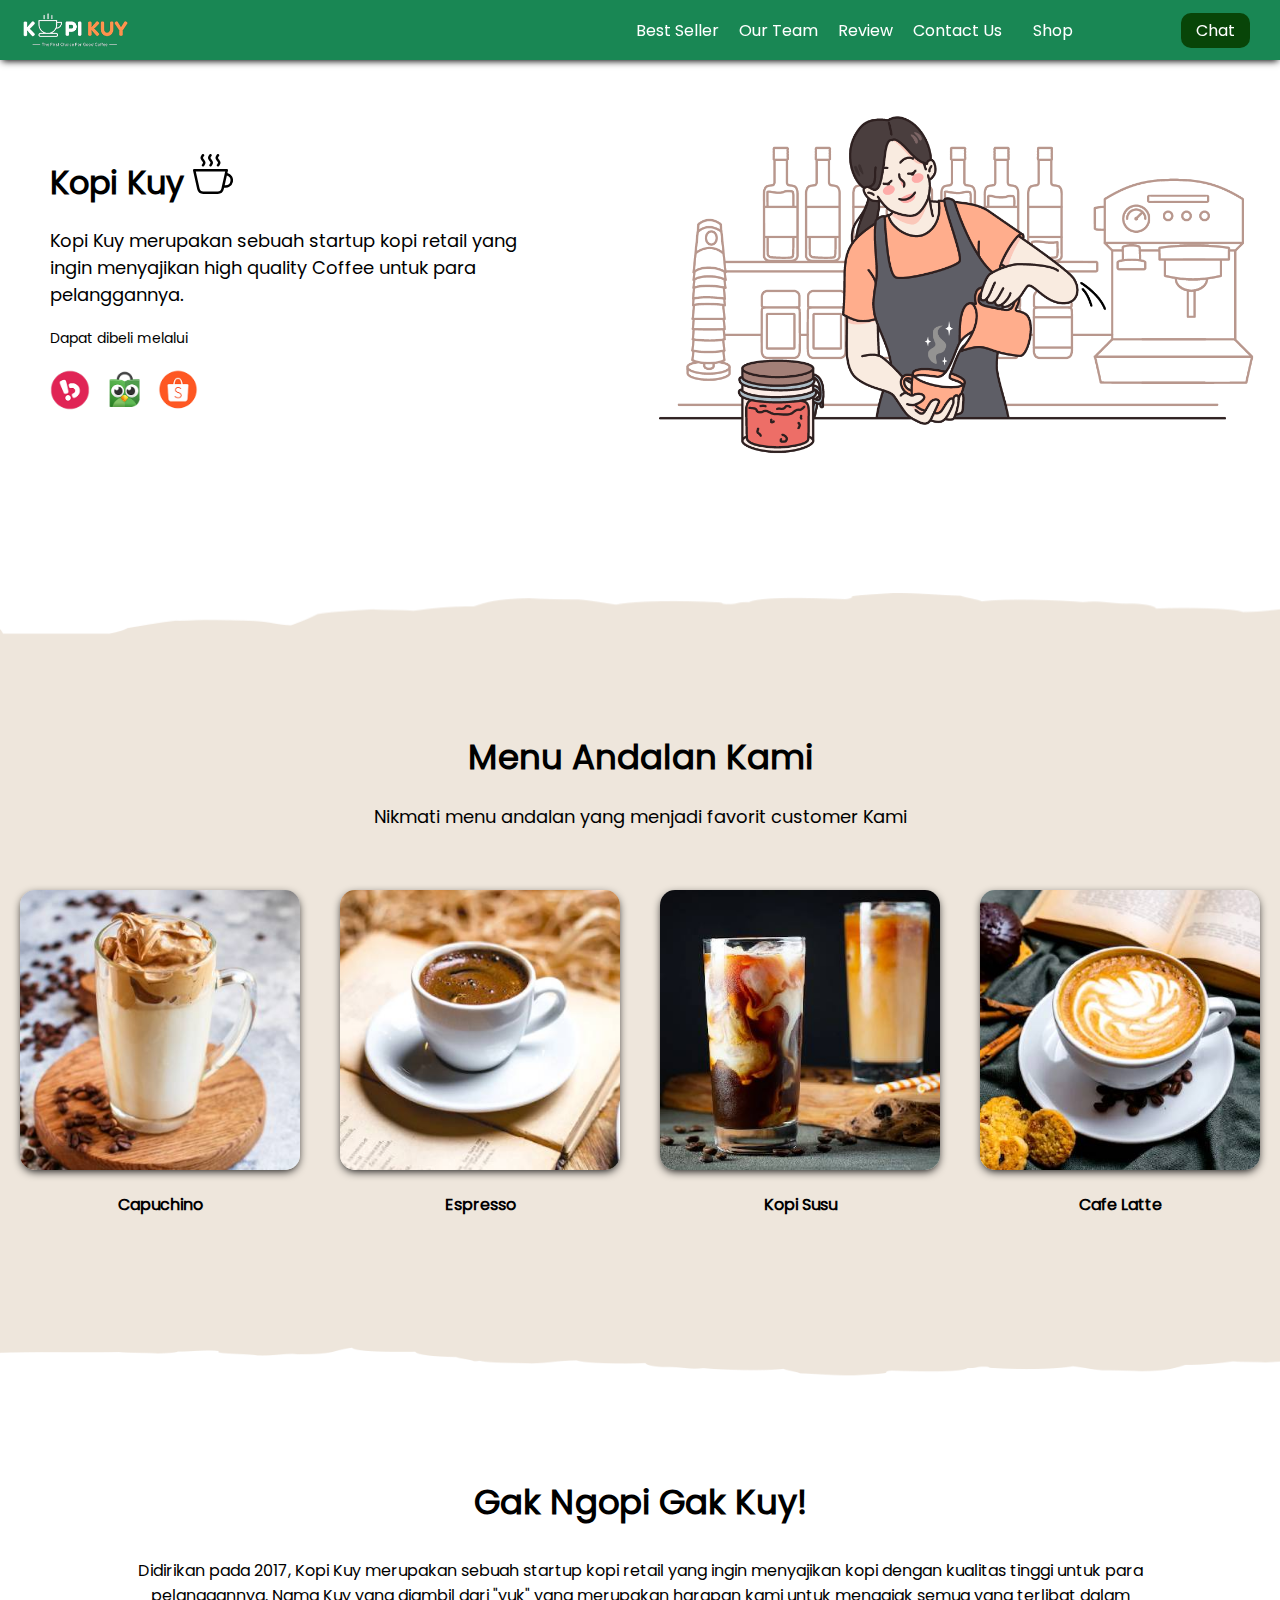
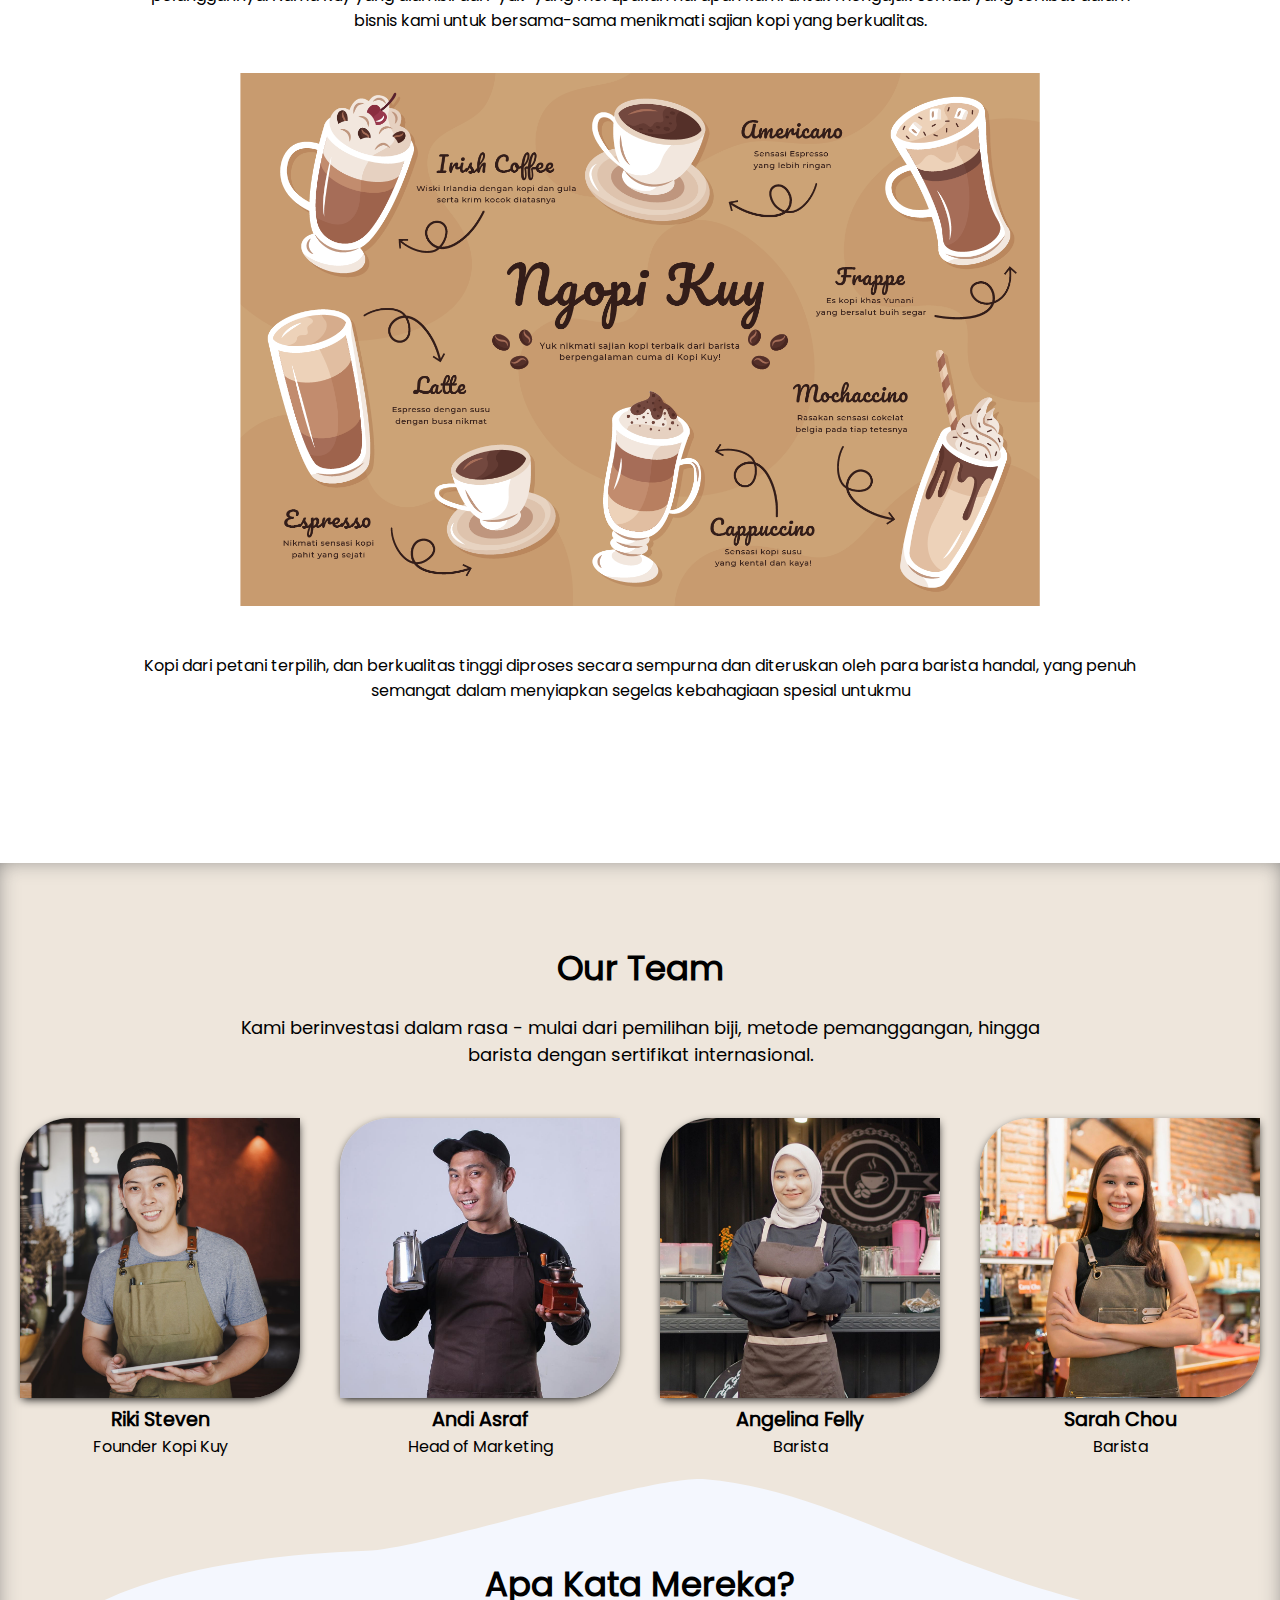
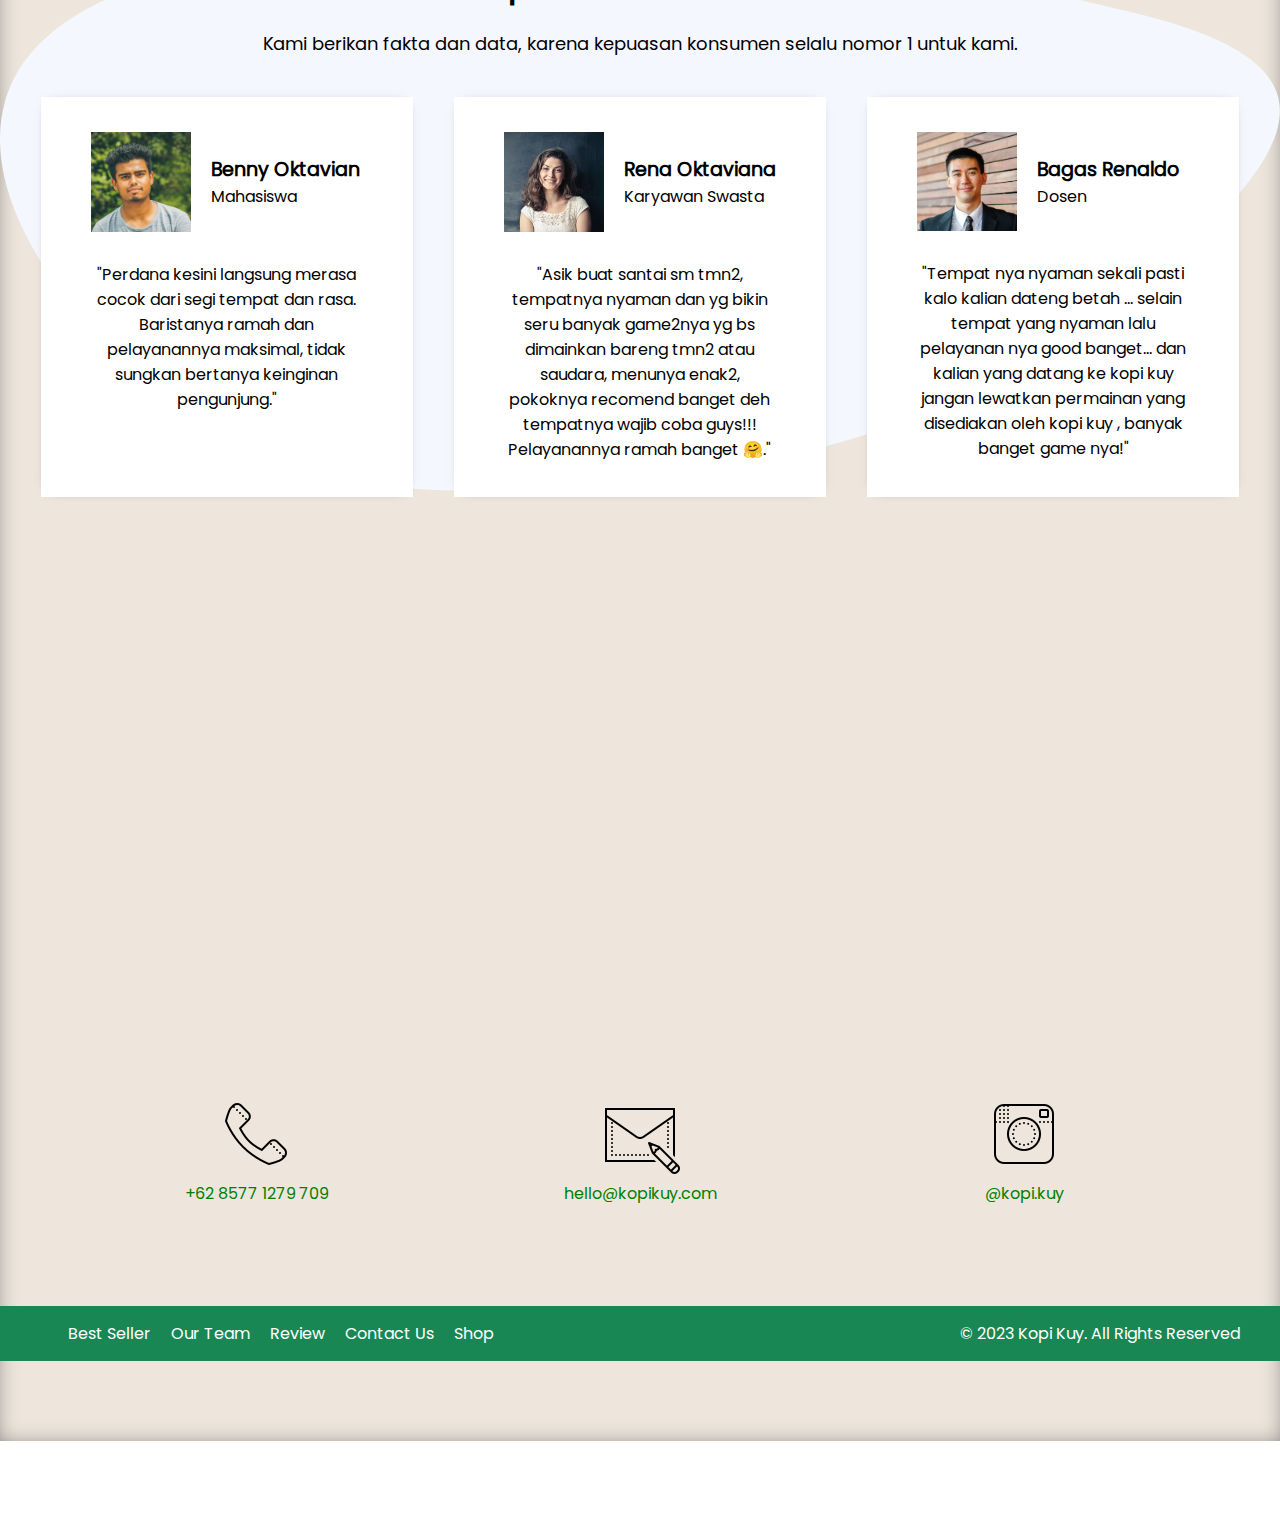
<file: index.html>
<!DOCTYPE html>
<html lang="id">

<head>
    <meta charset="UTF-8">
    <meta http-equiv="X-UA-Compatible" content="IE=edge">
    <meta name="viewport" content="width=device-width, initial-scale=1.0">
    <link rel="shortcut icon" href="images/favicon.ico" type="image/x-icon">
    <title>Website Kopi Kuy</title>
    <link rel="stylesheet" href="css/style.css">
</head>

<body>
    <nav>
        <div class="baris">
            <img class="logo" src="images/logo/logo_kuy.png">
            <div class="navigasi">
                <a href="#best-seller">Best Seller</a>
                <a href="#our-team">Our Team</a>
                <a href="#review">Review</a>
                <a href="#contact-us">Contact Us</a>
            </div>
            <a class="shop" href="produk.html">Shop</a>
            <a class="chat" href="https://wa.me/nomor_hp_anda_pakai_62" target="_blank">Chat</a>
        </div>
    </nav>

    <!-- Tulis Kode Setelah panah di bawah ini -->
    <header>
        <div class="baris">
            <div class="col-kiri">
                <h1 class="judul-header">Kopi Kuy <img src="images/icon/icon_kopi.svg"></h1>
    
                <p class="subjudul-header">Kopi Kuy merupakan sebuah startup kopi retail yang ingin menyajikan high
                    quality Coffee untuk para pelanggannya.</p>
                <p class="dapat-dibeli">Dapat dibeli melalui</p>
    
                <div class="olshop">
                    <img src="images/logo/logo_bukalapak.png" alt="">
                    <img src="images/logo/logo_tokopedia.png" alt="">
                    <img src="images/logo/logo_shopee.png" alt="">
                </div>
            </div>
    
            <img class="col-kanan" src="images/header/header1.png">
        </div>
    </header>
    <section id="best-seller" class="best-seller">
        <h2 class="judul-best-seller">Menu Andalan Kami</h2>
        <p class="subjudul-best-seller">Nikmati menu andalan yang menjadi favorit customer Kami</p>
    
        <div class="baris">
            <div class="col-produk">
                <img src="images/produk/product_capuchino.jpg" alt="">
                <p class="nama-produk">Capuchino</p>
            </div>
            <div class="col-produk">
                <img src="images/produk/product_espresso.jpg" alt="">
                <p class="nama-produk">Espresso</p>
            </div>
            <div class="col-produk">
                <img src="images/produk/product_kopi_susu.jpg" alt="">
                <p class="nama-produk">Kopi Susu</p>
            </div>
            <div class="col-produk">
                <img src="images/produk/product_latte.jpg" alt="">
                <p class="nama-produk">Cafe Latte</p>
            </div>
        </div>
    </section>
    <section id="about-us" class="about-us">
        <h2 class="judul-about-us">Gak Ngopi Gak Kuy!</h2>
        <p class="tentang-about-us">
            Didirikan pada 2017, Kopi Kuy merupakan sebuah startup kopi retail yang ingin menyajikan kopi
            dengan kualitas tinggi
            untuk para pelanggannya. Nama Kuy yang diambil dari "yuk" yang merupakan harapan kami untuk
            mengajak semua yang terlibat dalam bisnis kami untuk bersama-sama menikmati sajian kopi yang
            berkualitas.
        </p>
        <img src="images/aset_kopi_jumbo.png">
        <p class="penjelasan-about-us">
            Kopi dari petani terpilih, dan berkualitas tinggi diproses secara sempurna dan diteruskan
            oleh para barista handal,
            yang penuh semangat dalam menyiapkan segelas kebahagiaan spesial untukmu
        </p>
    </section>
    <section class="our-team" id="our-team">
        <h2 class="judul-team">Our Team</h2>
        <p class="subjudul-team">Kami berinvestasi dalam rasa - mulai dari pemilihan biji, metode pemanggangan,
            hingga barista dengan sertifikat internasional. </p>
    
        <div class="baris">
            <div class="col-team">
                <img src="images/team/team1.jpg">
                <h3>Riki Steven</h3>
                <p>Founder Kopi Kuy</p>
            </div>
            <div class="col-team">
                <img src="images/team/team2.jpg">
                <h3>Andi Asraf</h3>
                <p>Head of Marketing</p>
            </div>
    
            <div class="col-team">
                <img src="images/team/team3.jpg">
                <h3>Angelina Felly</h3>
                <p>Barista</p>
            </div>
    
            <div class="col-team">
                <img src="images/team/team4.jpg">
                <h3>Sarah Chou</h3>
                <p>Barista</p>
            </div>
        </div>
        <section id="review" class="review">
            <h2 class="judul-review">Apa Kata Mereka?</h2>
        
            <p class="subjudul-review">Kami berikan fakta dan data, karena kepuasan konsumen selalu nomor 1 untuk kami.</p>
        
            <div class="baris">
                <div class="col-review">
                    <div class="profile">
                        <img src="images/customer/customer1.jpg">
                        <div class="nama-profile">
                            <h3>Benny Oktavian</h3>
                            <p>Mahasiswa</p>
                        </div>
                    </div>
                    <p class="testimoni">"Perdana kesini langsung merasa cocok dari segi tempat dan rasa. Baristanya ramah
                        dan pelayanannya maksimal, tidak sungkan bertanya keinginan pengunjung."</p>
                </div>
                <div class="col-review">
                    <div class="profile">
                        <img src="images/customer/customer2.jpg">
                        <div class="nama-profile">
                            <h3>Rena Oktaviana</h3>
                            <p>Karyawan Swasta</p>
                        </div>
                    </div>
                    <p class="testimoni">"Asik buat santai sm tmn2, tempatnya nyaman dan yg bikin seru banyak game2nya yg bs
                        dimainkan bareng tmn2 atau saudara, menunya enak2, pokoknya recomend banget deh
                        tempatnya wajib coba guys!!! Pelayanannya ramah banget 🤗."</p>
                </div>
                <div class="col-review">
                    <div class="profile">
                        <img src="images/customer/customer3.jpg">
                        <div class="nama-profile">
                            <h3>Bagas Renaldo</h3>
                            <p>Dosen</p>
                        </div>
                    </div>
                    <p class="testimoni">"Tempat nya nyaman sekali pasti kalo kalian dateng betah ... selain tempat yang
                        nyaman lalu pelayanan nya good banget... dan kalian yang datang ke kopi kuy jangan
                        lewatkan permainan yang disediakan oleh kopi kuy , banyak banget game nya!"</p>
                </div>
            </div>
        </section>
        <section class="contact-us" id="contact-us">
            <iframe
                src="https://www.google.com/maps/embed?pb=!1m14!1m8!1m3!1d7932.741866032694!2d106.668581!3d-6.214715!3m2!1i1024!2i768!4f13.1!3m3!1m2!1s0x2e69f9912c7f297b%3A0xe5a3a671dae861ab!2sKopi%20kuy!5e0!3m2!1sid!2sid!4v1680617229460!5m2!1sid!2sid"
                width="100%" height="300" style="border:0;" allowfullscreen="" loading="lazy"
                referrerpolicy="no-referrer-when-downgrade"></iframe>
            <div class="baris">
                <div class="col-kontak">
                    <img src="images/icon/icon_phone.png">
                    <p>+62 8577 1279 709</p>
                </div>
                <div class="col-kontak">
                    <img src="images/icon/icon_mail.png">
                    <p>hello@kopikuy.com</p>
                </div>
                <div class="col-kontak">
                    <img src="images/icon/icon_instagram.png">
                    <a href="https://instagram.com" role="button">
                        <p>@kopi.kuy</p>
                    </a>
                </div>
            </div>
        </section>
        <footer>
            <div class="baris">
                <div class="navigasi">
                    <a href="#best-seller">Best Seller</a>
                    <a href="#our-team">Our Team</a>
                    <a href="#review">Review</a>
                    <a href="#contact-us">Contact Us</a>
                    <a href="produk.html">Shop</a>
                </div>
                <p class="copyright">© 2023 Kopi Kuy. All Rights Reserved</p>
            </div>
        </footer>




    <!--
        Kode HTML tidak boleh lewat dari batas ini
        Pastikan setiap section di tutup
        misalnya kode best-seller harus ada
        di bawah kode </header> (perhatikan ada garis miringnya
        dan setiap section harus setelah kode </section>
        jangan menulis section di dalam section
    -->
</body>

</html>
</file>
<file: css/style.css>
/* Pengaturan Global */

/* Mendaftarkan font ke dalam CSS, dan memberi nama family */
@font-face {
   font-family: 'Poppins';
   src: url(../fonts/poppins.woff2);
}

* {
   box-sizing: border-box;
   margin: 0;
   padding: 0;
}

html {
   /* agar scroll ketika klik pada navigasi menjadi halus */
   scroll-behavior: smooth;
}

body {
   /* mendaftarkan semua teks pada body menjadi family Poppins */
   font-family: 'Poppins';
}

a {
   /* menghilangkan garis bawah pada link */
   text-decoration: none;

   /* menghilangkan warna bawaan pada link */
   color: unset;
}

h2 {
   /* mengatur ukuran huruf ke 34 pixel */
   font-size: 34px;
}

h3 {
   /* mengatur ukuran huruf ke 1.2rem */
   font-size: 1.2rem;
}

h1,
h2,
h3 {
   /* mengatur tebal huruf */
   font-weight: bold;
}

img {
   /* 
      mengatur agar semua elemen img memiliki panjang maksimal 100% agar
      tidak besar gambar tidak melebihi layar ataupun pembungkus
   */
   max-width: 100%;
}

/* Navigasi */

nav {
   /* background-color mengatur warna latar belakang */
   background-color: red;

   /* penulisan 2 background-color seperti ini akan mengabaikan penulisan sebelumnya */
   background-color: #198754;

   /* box-shadow membuat efek bayangan */
   box-shadow: 0 3px 7px -2px #000;

   /* width mengatur panjang elemen */
   width: 100%;
   padding-top: 10px;
   padding-bottom: 10px;

   /* position mengatur posisi elemen, static untuk biasa, fixed untuk efek menempel */
   position: fixed;

   /* Nilai z-index semakin besar, maka elemen akan semakin di depan */
   z-index: 500;
}

/* 
   PERHATIKAN bahwa dalam mengatur elemen, nama elemen langsung ditulis
   sedangkan untuk mengatur class, dibutuhkan tanda titik (.) terlebih dulu
   img {} berarti elemen dengan tag img, 
   sedangkan .img artinya elemen dengan kelas img   
*/

.baris {
   /* 
      display: flex memiliki pengaturan yang dapat mengatur agar elemen
      di dalamnya memiliki ukuran yang fleksibel
   */
   display: flex;

   /* 
      align-items: center mengatur elemen di dalamnya rata tengah vertikal
   */
   align-items: center;

   /* 
      justify-content: center mengatur elemen di dalamnya rata tengah horizontal
   */
   justify-content: center;

   /* 
      flex-wrap: wrap mengatur agar jika panjang elemen berlebih, maka elemen
      akan otomatis diletakan di baris baru
   */
   flex-wrap: wrap;
}

section {
   /* text-align mengatur rata tulisan, bisa bernilai: left, right, center, justify */
   text-align: center;
}

.logo {
   /* height mengatur tinggi elemen */
   height: 40px;
   margin-left: 20px;
}

.navigasi {
   margin-left: auto;
   margin-right: 15px;
}

.navigasi a,
.shop {
   color: #fff;
   padding-left: 8px;
   padding-right: 8px;
}

.shop {
   margin-right: 100px;
}

.chat {
   margin-right: 30px;
   background-color: rgb(8, 69, 8);
   color: #fff;
   padding-top: 5px;
   padding-right: 15px;
   padding-bottom: 5px;
   padding-left: 15px;
   border-radius: 10px;
}


/* HEADER */


header,
section {
   /*
    padding mengatur jarak ke dalam
    pada padding dan margin ditambahkan top / right / bottom / top 
    untuk mengatur jarak masing-masing 
   */
   padding-top: 80px;
   padding-bottom: 80px;

   /* margin mengatur jarak ke luar */
   margin-bottom: 80px;
}

/* penulisan CSS dapat digabung dengan beberapa elemen */
.col-kiri,
.col-kanan {
   /* width mengatur panjang elemen. 50% artinya setengah ukuran pembungkus */
   width: 50%;
}

.col-kiri {
   padding-left: 50px;
   padding-right: 120px;
}

.judul-header {
   margin-bottom: 20px;
}

.subjudul-header {
   /* font-size digunakan untuk mengatur ukuran huruf */
   font-size: 18px;
}

.dapat-dibeli {
   margin-top: 20px;
   margin-bottom: 20px;
   font-size: 14px;
}

.olshop img {
   width: 40px;

   /* height digunakan untuk mengatur tinggi elemen */
   height: auto;
   margin-right: 10px;
}

/* Best Seller */

.best-seller {
   position: relative;

   /* background-color mengatur warna latar belakang elemen */
   background-color: #EEE6DC;
}

/* 
terkait position, after, dan before memerlukan pemahaman mendalam
terkait layout pada CSS untuk dapat memahami secara penuh 
*/

.best-seller::before,
.best-seller::after {
   position: absolute;
   content: "";
   width: 100%;
   height: 76px;

   /* background-image untuk menambahkan gambar sebagai background */
   background-image: url(../images/garis-atas.png);

   /*background-size agar gambar latar menyesuaikan tinggi / panjang elemen */
   background-size: cover;

   top: -60px;
   left: 0;
}

.best-seller::after {
   height: 60px;
   background-image: url(../images/garis-bawah.png);
   top: unset;
   bottom: -60px;
}

.judul-best-seller {
   margin-bottom: 20px;
}

.subjudul-best-seller {
   font-size: 18px;
   margin-bottom: 40px;
}

.col-produk {
   /* 
      Penulisan padding dan margin seperti padding:20px ini penulisan singkat 
      yang berarti top, right, bottom, left nilainya sama, yaitu 20px 
   */
   padding: 20px;
   width: 25%;
}

.col-produk img {
   /* transition membuat animasi transisi dari perubahan style, 0.3s berarti 0.3 detik */
   transition: all 0.3s ease;

   /* border-radius  Membuat sudut membulat */
   border-radius: 15px;

   /* box-shadow membuat efek bayangan */
   box-shadow: 0 3px 10px -2px #000;
}

/* :hover akan dijalankan saat mouse ada di atas elemen */
.col-produk img:hover {

   /* membuat transformasi, bisa berupa scale(1.05), rotate(180deg), translateY(-50px), dsb */
   transform: scale(0.9);
   border-radius: 50%;
}

.nama-produk {
   margin-top: 15px;
   font-weight: bold;
}

/* About US */

.about-us {
   /* max-width: 80%; mengatur panjang maksimal elemen tidak boleh melebihi 80% layar */
   max-width: 80%;

   /* margin-left dan margin-right auto akan membuat posisi elemen berada di tengah */
   margin-left: auto;
   margin-right: auto;
}

.judul-about-us {
   margin-bottom: 30px;
}

/* 
   penulisan .about-us img {} berarti mengatur elemen img 
   yang ada di dalam elemen dengan kelas about-us 
   harap perhatikan .about-us dan image dipisahkan spasi
   penulisan class diawali titik (.) penulisan elemen tidak
*/
.about-us img {
   /* 
      Penulisan width: 800px dan max-width: 100% mengatur agar
      elemen memiliki panjang 800px namun tidak boleh melebihi 100% ukuran layar
   */
   width: 800px;
   max-width: 100%;
}

.tentang-about-us {
   margin-bottom: 40px;
}

.penjelasan-about-us {
   margin-top: 40px;
}

/* OUR TEAM */

.our-team {
   background-color: #EEE6DC;
   box-shadow: inset 0px 0px 23px -6px #707070;
}

.judul-team {
   margin-bottom: 20px;
}

.subjudul-team {
   margin-bottom: 30px;
   font-size: 18px;
   width: 800px;
   max-width: 90%;
   margin-left: auto;
   margin-right: auto;
}

.col-team {
   width: 25%;
   padding: 20px;
}

.col-team img {
   box-shadow: 0 3px 10px -2px #000;
   border-radius: 50px 0px 50px 0px;
}


/* REVIEW */

.review {
   background-image: url(../images/bg-review.svg);
   /* 
      background-size: contain;
      membuat gambar latar belakang tidak terpotong
   */
   background-size: contain;

   /* 
      background-repeat: no-repeat;
      membuat gambar latar belakang tidak diulang (duplikat)
   */
   background-repeat: no-repeat;
   padding-left: 20px;
   padding-right: 20px;
}

.judul-review {
   margin-bottom: 20px;
}

.subjudul-review {
   margin-bottom: 40px;
   font-size: 18px;
}

.review .baris {
   justify-content: space-around;
   /* align-items: stretch; membuat tinggi elemen di dalam .review .baris seragam */
   align-items: stretch;
}

.col-review {
   width: 30%;
   padding: 35px 50px;
   box-shadow: 0px 0px 12px -10px #000;
   background-color: #fff;
}

.profile {
   display: flex;
   margin-bottom: 30px;
   align-items: center;
}

/* mengatur elemen img yang ada di dalam class(.) profile */
.profile img {
   width: 100px;
   margin-right: 20px;
}

.profile .nama-profile {
   text-align: left;
}

/* CONTACT US */
.contact-us {
   margin-bottom: 20px;
}

.col-kontak {
   width: 30%;
   margin-top: 50px;
   /* color mengatur warna tulisan */
   color: green;
}

/* FOOTER */

footer {
   background-color: #198754;
   padding-top: 15px;
   padding-bottom: 15px;
   color: #fff;
   padding-right: 40px;
   padding-left: 40px;
}

footer .navigasi {
   margin-left: 20px;
   margin-right: auto;
}

/* UNTUK RESPONSIF DI BAWAH */
</file>
